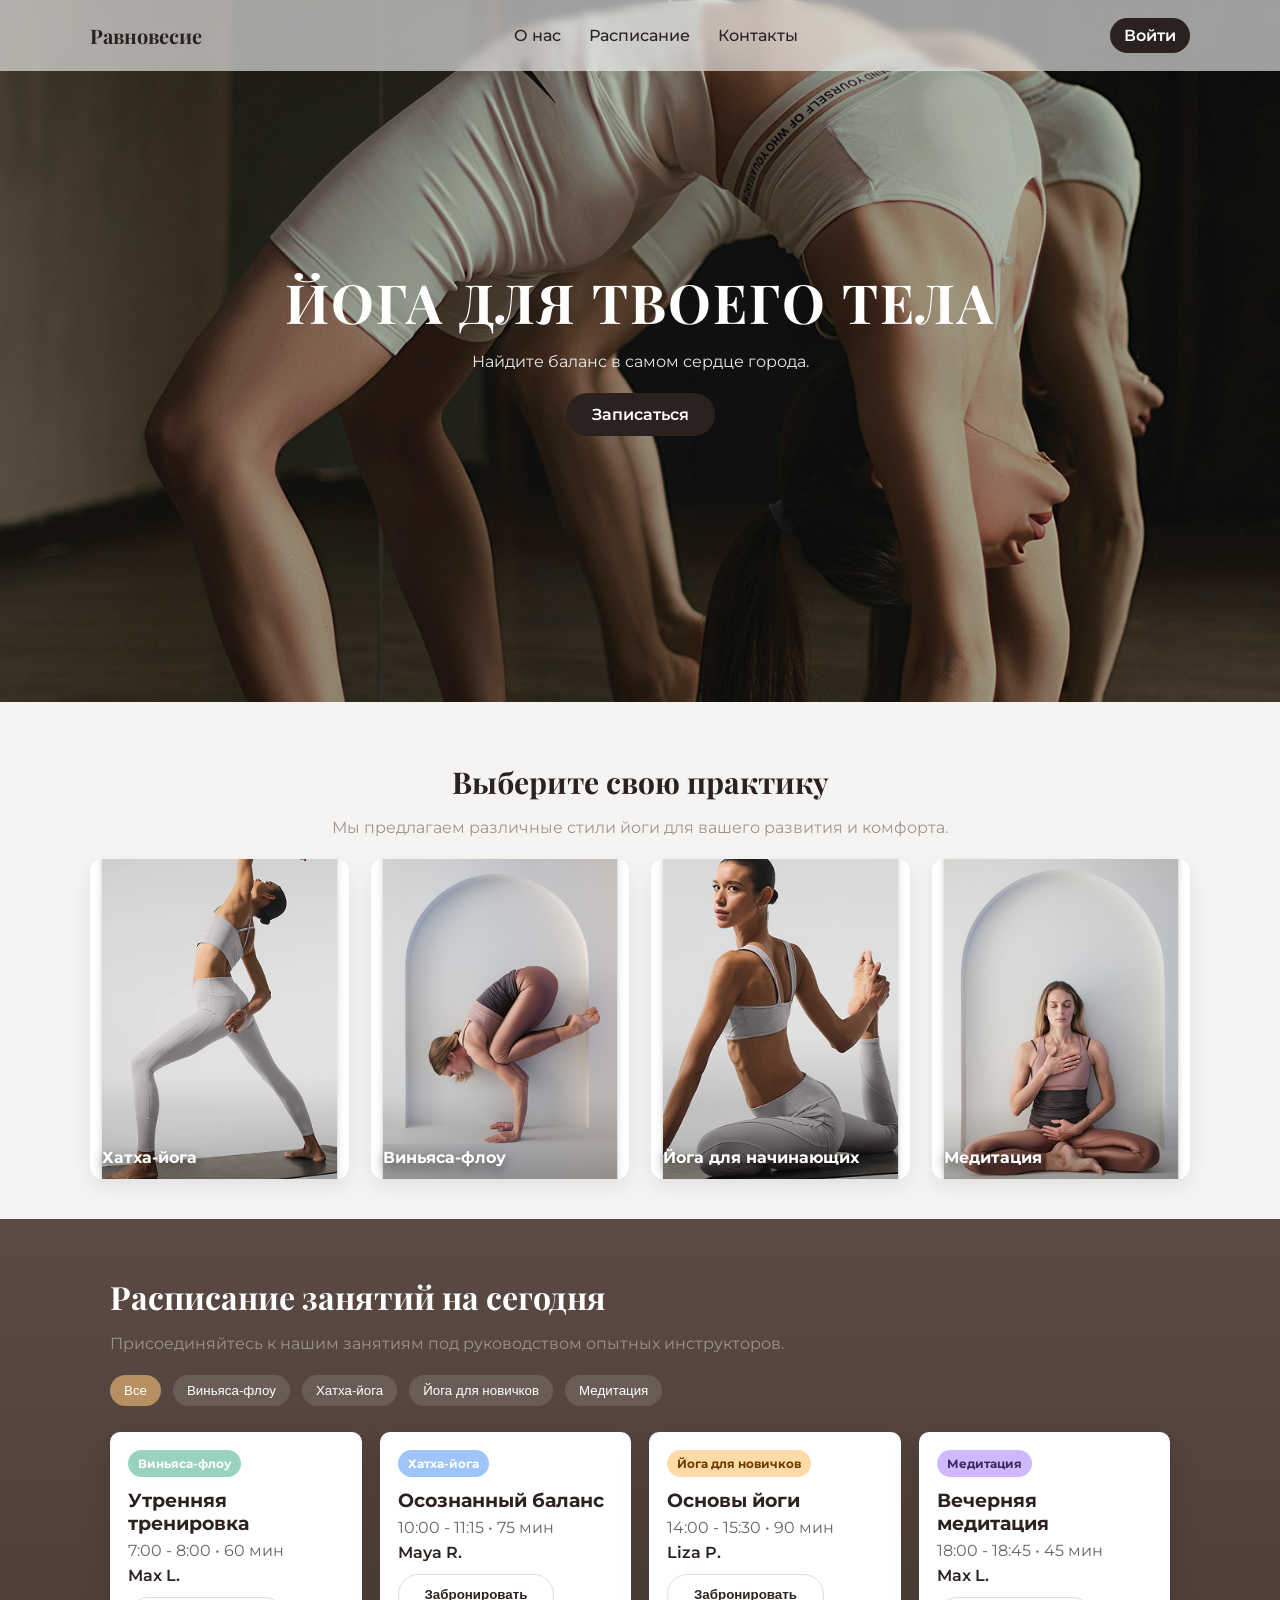
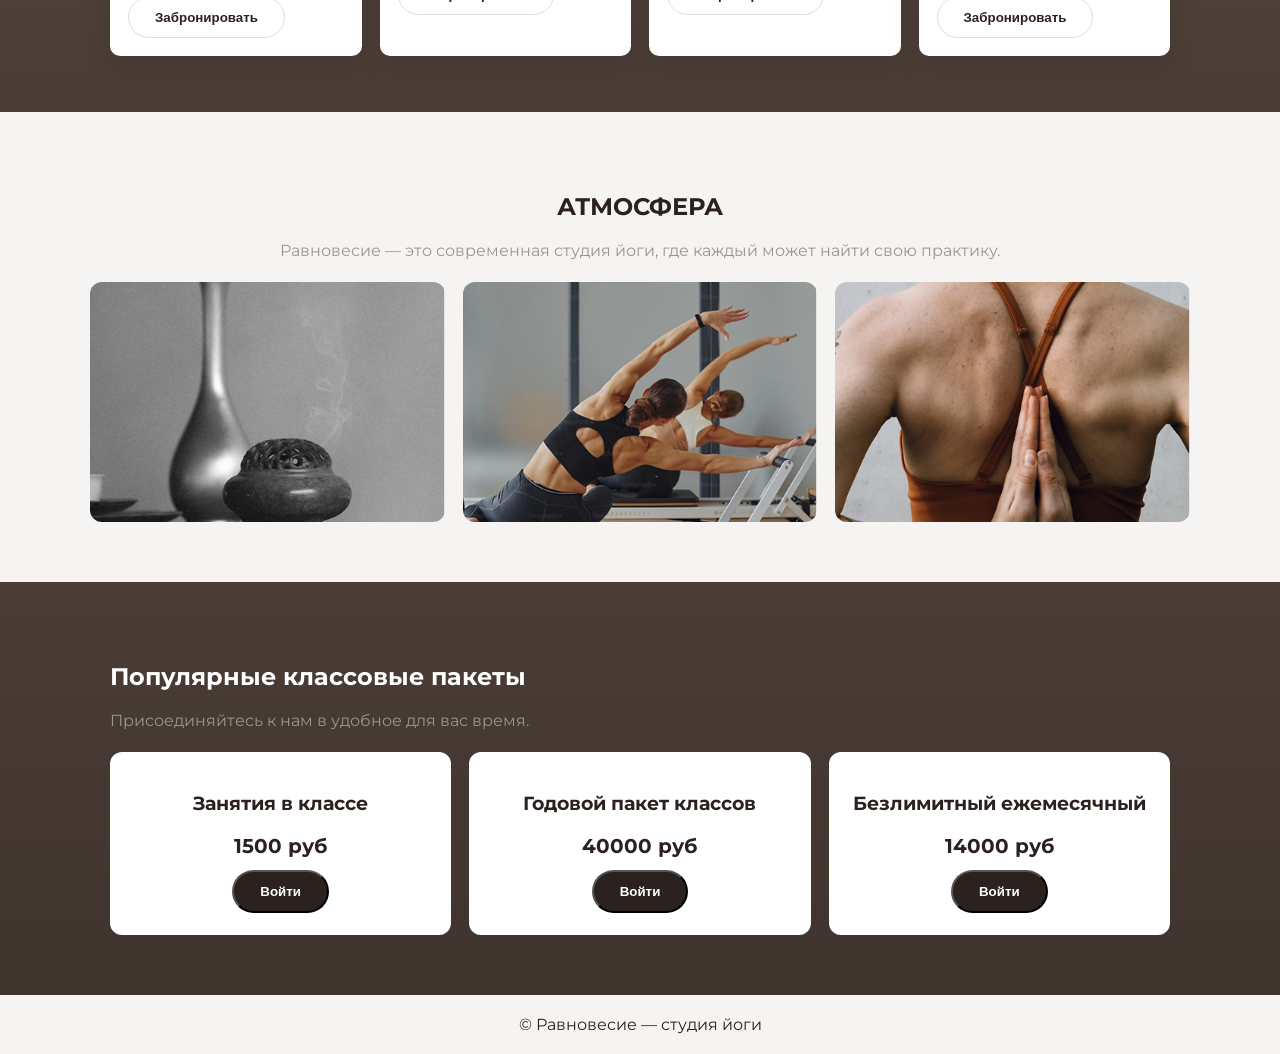
<file: yoga/index.html>
<!doctype html>
<html lang="ru">
<head>
  <meta charset="utf-8">
  <meta name="viewport" content="width=device-width,initial-scale=1">
  <title>Равновесие — Йога</title>
  <link href="https://fonts.googleapis.com/css2?family=Montserrat:wght@300;500;700&family=Playfair+Display:wght@600;700&display=swap" rel="stylesheet">
  <link rel="stylesheet" href="styles.css">
</head>
<body>
  <header class="site-header">
    <div class="container header-inner">
      <div class="logo">Равновесие</div>
      <nav class="main-nav">
        <a href="#about">О нас</a>
        <a href="#schedule">Расписание</a>
        <a href="#contacts">Контакты</a>
      </nav>
      <a class="btn small" href="#login">Войти</a>
    </div>
  </header>

  <section class="hero">
    <img class="hero-bg" src="img/background.png" alt="hero background">
    <div class="hero-overlay"></div>
    <div class="container hero-content">
      <h1>ЙОГА ДЛЯ ТВОЕГО ТЕЛА</h1>
      <p class="lead">Найдите баланс в самом сердце города.</p>
      <a class="btn" href="#schedule">Записаться</a>
    </div>
  </section>

  <main>
    <section id="practices" class="container practices">
      <h2>Выберите свою практику</h2>
      <p class="muted">Мы предлагаем различные стили йоги для вашего развития и комфорта.</p>
      <div class="practice-grid">
        <article class="card">
          <img src="img/practice1.png" alt="practice">
          <div class="card-foot">Хатха-йога</div>
        </article>
        <article class="card">
          <img src="img/practice2.png" alt="practice">
          <div class="card-foot">Виньяса-флоу</div>
        </article>
        <article class="card">
          <img src="img/practice3.png" alt="practice">
          <div class="card-foot">Йога для начинающих</div>
        </article>
        <article class="card">
          <img src="img/practice4.png" alt="practice">
          <div class="card-foot">Медитация</div>
        </article>
      </div>
    </section>

    <section id="schedule" class="schedule">
      <div class="container">
        <h2>Расписание занятий на сегодня</h2>
        <p class="muted">Присоединяйтесь к нашим занятиям под руководством опытных инструкторов.</p>
        <div class="schedule-filter">
          <button class="pill active">Все</button>
          <button class="pill">Виньяса-флоу</button>
          <button class="pill">Хатха-йога</button>
          <button class="pill">Йога для новичков</button>
          <button class="pill">Медитация</button>
        </div>

        <div class="schedule-grid">
          <div class="schedule-card">
            <div class="tag green">Виньяса-флоу</div>
            <h3>Утренняя тренировка</h3>
            <p class="time">7:00 - 8:00 • 60 мин</p>
            <div class="teacher">Max L.</div>
            <button class="btn outline">Забронировать</button>
          </div>

          <div class="schedule-card">
            <div class="tag blue">Хатха-йога</div>
            <h3>Осознанный баланс</h3>
            <p class="time">10:00 - 11:15 • 75 мин</p>
            <div class="teacher">Maya R.</div>
            <button class="btn outline">Забронировать</button>
          </div>

          <div class="schedule-card">
            <div class="tag yellow">Йога для новичков</div>
            <h3>Основы йоги</h3>
            <p class="time">14:00 - 15:30 • 90 мин</p>
            <div class="teacher">Liza P.</div>
            <button class="btn outline">Забронировать</button>
          </div>

          <div class="schedule-card light">
            <div class="tag purple">Медитация</div>
            <h3>Вечерняя медитация</h3>
            <p class="time">18:00 - 18:45 • 45 мин</p>
            <div class="teacher">Max L.</div>
            <button class="btn outline">Забронировать</button>
          </div>
        </div>
      </div>
    </section>

    <section id="atmosphere" class="container atmosphere">
      <h2>АТМОСФЕРА</h2>
      <p class="muted">Равновесие — это современная студия йоги, где каждый может найти свою практику.</p>
      <div class="atmosphere-grid">
        <img src="img/atmosphere2.png" alt="atmo">
        <img src="img/atmosphere1.png" alt="atmo">
        <img src="img/atmosphere3.png" alt="atmo">
      </div>
    </section>

    <section id="pricing" class="pricing">
      <div class="container">
        <h2>Популярные классовые пакеты</h2>
        <p class="muted">Присоединяйтесь к нам в удобное для вас время.</p>
        <div class="pricing-grid">
          <div class="price-card">
            <h3>Занятия в классе</h3>
            <p class="price">1500 руб</p>
            <button class="btn">Войти</button>
          </div>

          <div class="price-card">
            <h3>Годовой пакет классов</h3>
            <p class="price">40000 руб</p>
            <button class="btn">Войти</button>
          </div>

          <div class="price-card">
            <h3>Безлимитный ежемесячный</h3>
            <p class="price">14000 руб</p>
            <button class="btn">Войти</button>
          </div>
        </div>
      </div>
    </section>
  </main>

  <footer class="site-footer">
    <div class="container">© Равновесие — студия йоги</div>
  </footer>
</body>
</html>
</file>
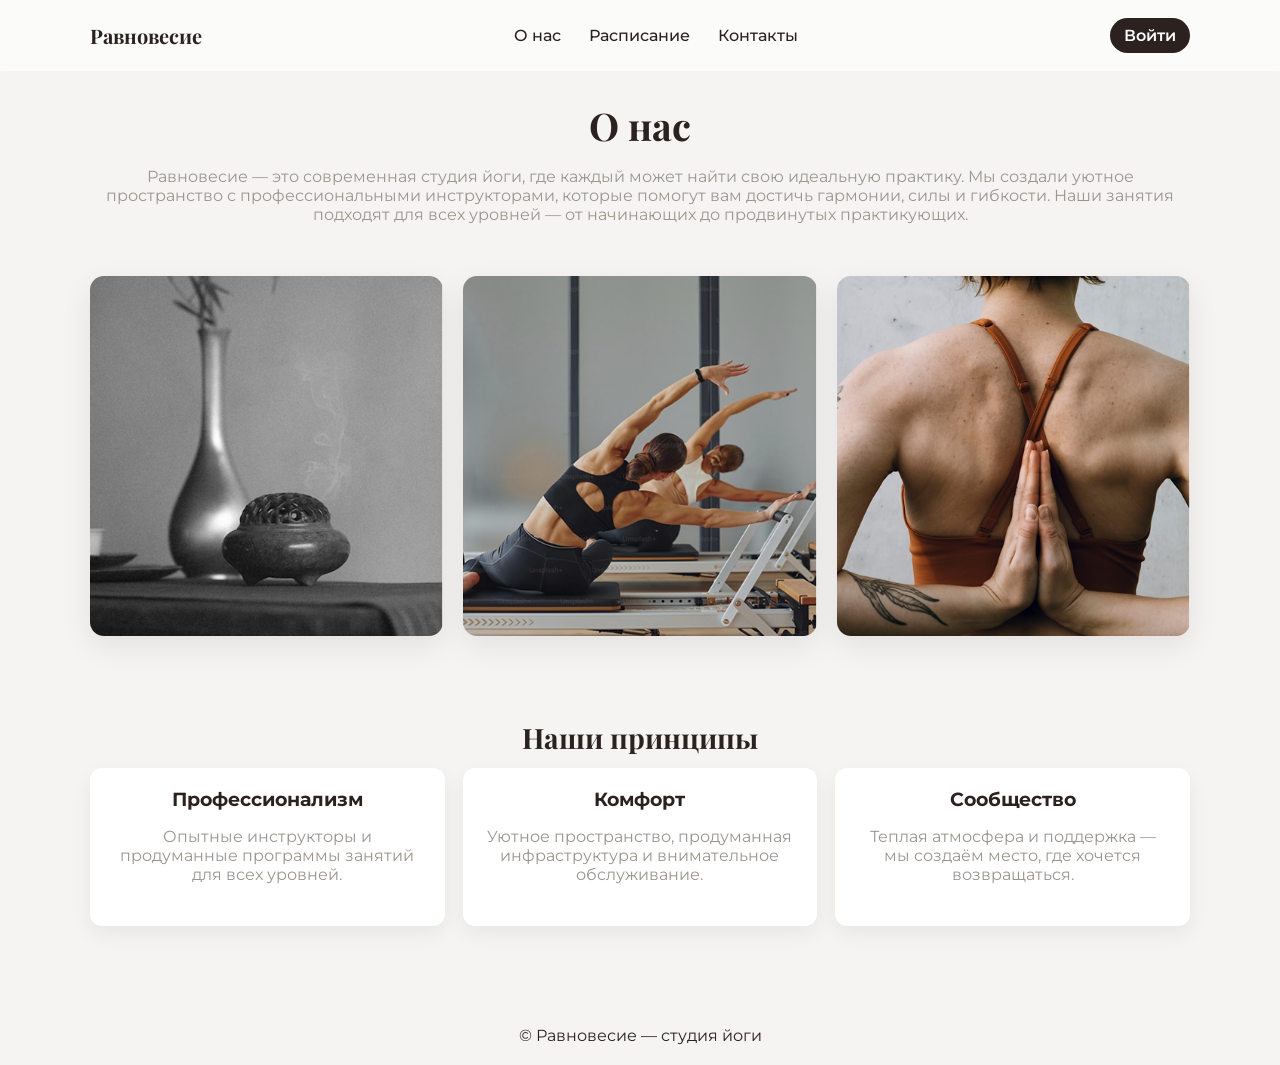
<file: yoga/about.html>
<!doctype html>
<html lang="ru">
<head>
  <meta charset="utf-8">
  <meta name="viewport" content="width=device-width,initial-scale=1">
  <title>О нас — Равновесие</title>
  <link href="https://fonts.googleapis.com/css2?family=Montserrat:wght@300;500;700&family=Playfair+Display:wght@600;700&display=swap" rel="stylesheet">
  <link rel="stylesheet" href="styles.css">
</head>
<body>
  <header class="site-header">
    <div class="container header-inner">
      <div class="logo">Равновесие</div>
      <nav class="main-nav">
        <a href="index.html">О нас</a>
        <a href="schedule.html">Расписание</a>
        <a href="#contacts">Контакты</a>
      </nav>
      <a class="btn small" href="#login">Войти</a>
    </div>
  </header>

  <main class="about-page">
    <section class="container about-hero">
      <h1>О нас</h1>
      <p class="muted">Равновесие — это современная студия йоги, где каждый может найти свою идеальную практику. Мы создали уютное пространство с профессиональными инструкторами, которые помогут вам достичь гармонии, силы и гибкости. Наши занятия подходят для всех уровней — от начинающих до продвинутых практикующих.</p>
    </section>

    <section class="container about-gallery">
      <div class="about-grid">
        <img src="img/atmosphere2.png" alt="studio"/>
        <img src="img/atmosphere1.png" alt="incense"/>
        <img src="img/atmosphere3.png" alt="back pose"/>
      </div>
    </section>

    <section class="container about-values">
      <h2>Наши принципы</h2>
      <div class="values-grid">
        <div class="value-card">
          <h3>Профессионализм</h3>
          <p class="muted">Опытные инструкторы и продуманные программы занятий для всех уровней.</p>
        </div>
        <div class="value-card">
          <h3>Комфорт</h3>
          <p class="muted">Уютное пространство, продуманная инфраструктура и внимательное обслуживание.</p>
        </div>
        <div class="value-card">
          <h3>Сообщество</h3>
          <p class="muted">Теплая атмосфера и поддержка — мы создаём место, где хочется возвращаться.</p>
        </div>
      </div>
    </section>
  </main>

  <footer class="site-footer">
    <div class="container">© Равновесие — студия йоги</div>
  </footer>
</body>
</html>
</file>
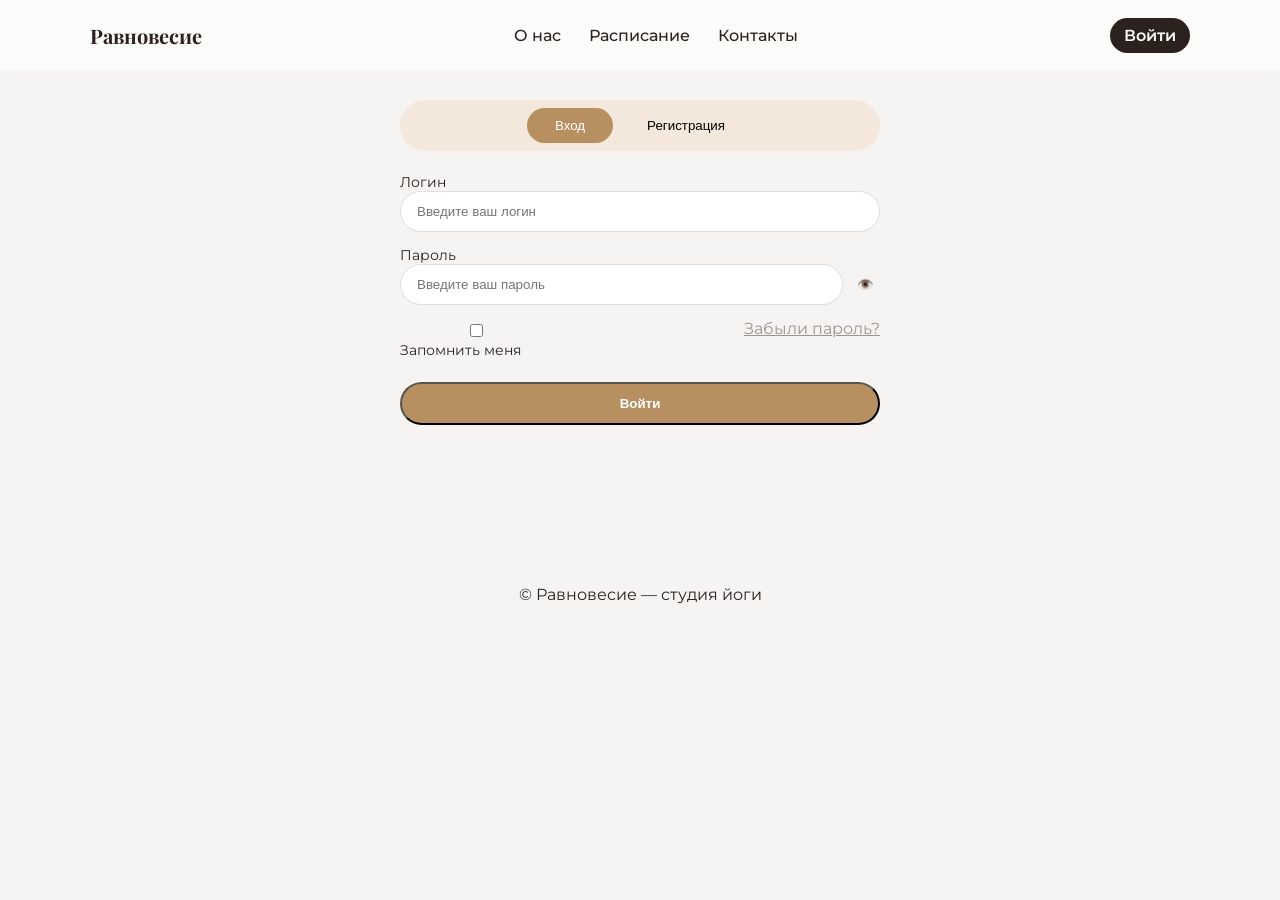
<file: yoga/auth.html>
<!doctype html>
<html lang="ru">
<head>
  <meta charset="utf-8">
  <meta name="viewport" content="width=device-width,initial-scale=1">
  <title>Вход / Регистрация — Равновесие</title>
  <link href="https://fonts.googleapis.com/css2?family=Montserrat:wght@300;500;700&family=Playfair+Display:wght@600;700&display=swap" rel="stylesheet">
  <link rel="stylesheet" href="styles.css">
</head>
<body>
  <header class="site-header">
    <div class="container header-inner">
      <div class="logo">Равновесие</div>
      <nav class="main-nav">
        <a href="index.html">О нас</a>
        <a href="schedule.html">Расписание</a>
        <a href="contacts.html">Контакты</a>
      </nav>
      <a class="btn small" href="auth.html">Войти</a>
    </div>
  </header>

  <main class="auth-page">
    <section class="container auth-hero">
      <div class="auth-switch">
        <button id="btn-login" class="switch active">Вход</button>
        <button id="btn-register" class="switch">Регистрация</button>
      </div>

      <form id="form-login" class="auth-form" onsubmit="return false;">
        <label>Логин
          <input type="text" placeholder="Введите ваш логин">
        </label>
        <label>Пароль
          <div class="password-wrap">
            <input id="login-pass" type="password" placeholder="Введите ваш пароль">
            <button type="button" class="icon-btn" onclick="togglePassword('login-pass')">👁️</button>
          </div>
        </label>
        <div class="form-row">
          <label class="checkbox"><input type="checkbox"> Запомнить меня</label>
          <a class="muted" href="#">Забыли пароль?</a>
        </div>
        <button class="btn auth-btn">Войти</button>
      </form>

      <form id="form-register" class="auth-form hidden" onsubmit="return false;">
        <label>Email
          <input type="email" placeholder="Введите ваш email">
        </label>
        <label>Логин
          <input type="text" placeholder="Введите ваш логин">
        </label>
        <label>Пароль
          <div class="password-wrap">
            <input id="reg-pass" type="password" placeholder="Введите ваш пароль">
            <button type="button" class="icon-btn" onclick="togglePassword('reg-pass')">👁️</button>
          </div>
        </label>
        <button class="btn auth-btn">Регистрация</button>
      </form>
    </section>
  </main>

  <footer class="site-footer">
    <div class="container">© Равновесие — студия йоги</div>
  </footer>

  <script>
    const btnLogin = document.getElementById('btn-login');
    const btnRegister = document.getElementById('btn-register');
    const formLogin = document.getElementById('form-login');
    const formRegister = document.getElementById('form-register');

    btnLogin.addEventListener('click', ()=>{
      btnLogin.classList.add('active'); btnRegister.classList.remove('active');
      formLogin.classList.remove('hidden'); formRegister.classList.add('hidden');
    });
    btnRegister.addEventListener('click', ()=>{
      btnRegister.classList.add('active'); btnLogin.classList.remove('active');
      formRegister.classList.remove('hidden'); formLogin.classList.add('hidden');
    });

    function togglePassword(id){
      const el = document.getElementById(id);
      if(el.type === 'password') el.type = 'text'; else el.type = 'password';
    }
  </script>
</body>
</html>
</file>
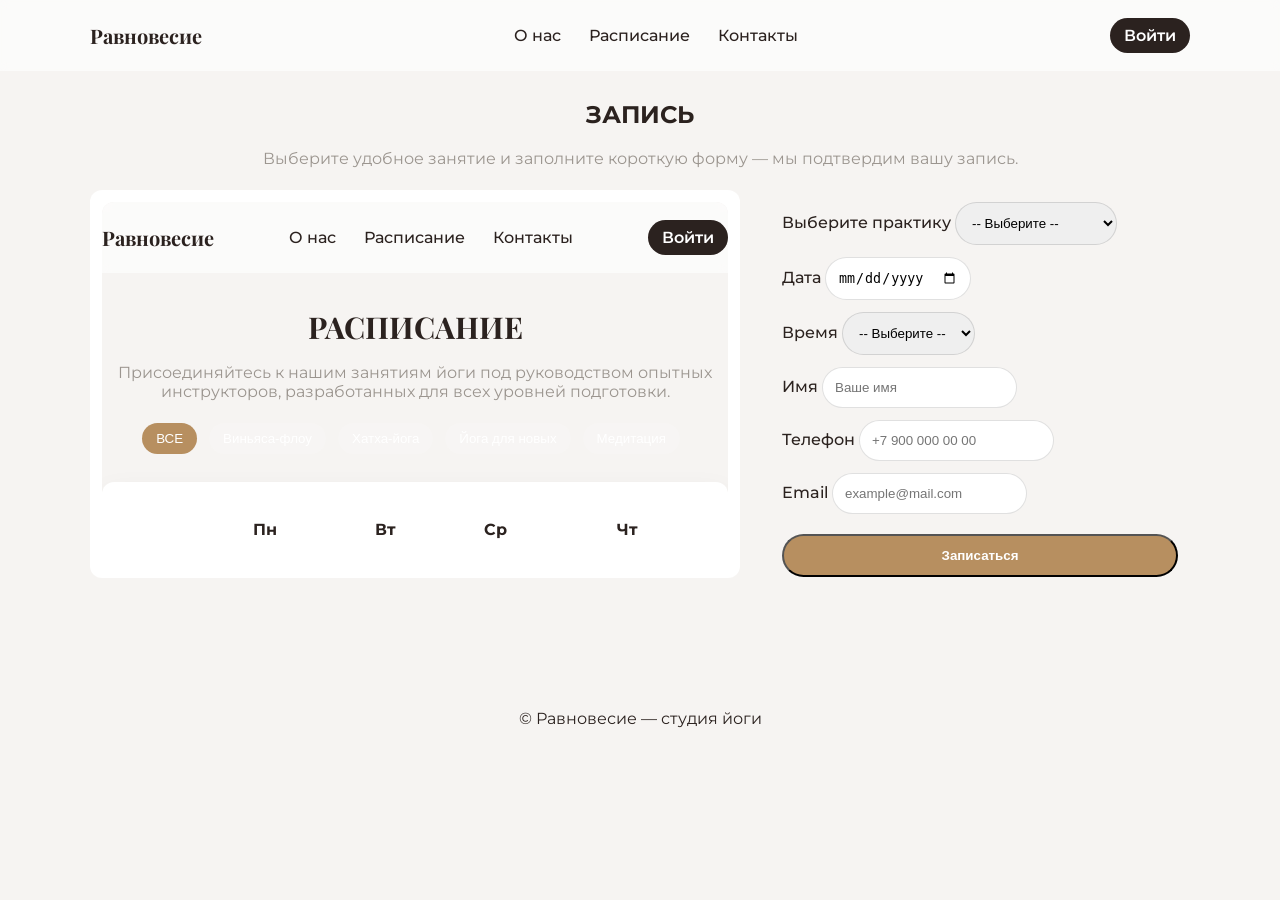
<file: yoga/booking.html>
<!doctype html>
<html lang="ru">
<head>
  <meta charset="utf-8">
  <meta name="viewport" content="width=device-width,initial-scale=1">
  <title>Записаться — Равновесие</title>
  <link href="https://fonts.googleapis.com/css2?family=Montserrat:wght@300;500;700&family=Playfair+Display:wght@600;700&display=swap" rel="stylesheet">
  <link rel="stylesheet" href="styles.css">
</head>
<body>
  <header class="site-header">
    <div class="container header-inner">
      <div class="logo">Равновесие</div>
      <nav class="main-nav">
        <a href="about.html">О нас</a>
        <a href="schedule.html">Расписание</a>
        <a href="contacts.html">Контакты</a>
      </nav>
      <a class="btn small" href="auth.html">Войти</a>
    </div>
  </header>

  <main class="booking-page">
    <section class="container booking-hero">
      <h1>ЗАПИСЬ</h1>
      <p class="muted">Выберите удобное занятие и заполните короткую форму — мы подтвердим вашу запись.</p>

      <div class="booking-grid">
        <div class="booking-left">
          <div class="schedule-embed">
            <!-- Reuse calendar as reference (static) -->
            <iframe src="schedule.html" title="Календарь" style="width:100%;height:360px;border:0;border-radius:12px;overflow:hidden"></iframe>
          </div>
        </div>

        <aside class="booking-right">
          <form id="booking-form" class="booking-form" onsubmit="submitBooking(event)">
            <label>Выберите практику
              <select required>
                <option value="">-- Выберите --</option>
                <option>Виньяса-флоу</option>
                <option>Хатха-йога</option>
                <option>Йога для новичков</option>
                <option>Медитация</option>
              </select>
            </label>

            <label>Дата
              <input type="date" required>
            </label>

            <label>Время
              <select required>
                <option value="">-- Выберите --</option>
                <option>07:00</option>
                <option>09:00</option>
                <option>17:00</option>
                <option>19:00</option>
              </select>
            </label>

            <label>Имя
              <input type="text" placeholder="Ваше имя" required>
            </label>

            <label>Телефон
              <input type="tel" placeholder="+7 900 000 00 00" required>
            </label>

            <label>Email
              <input type="email" placeholder="example@mail.com">
            </label>

            <button class="btn auth-btn" type="submit">Записаться</button>
          </form>
        </aside>
      </div>
    </section>
  </main>

  <footer class="site-footer">
    <div class="container">© Равновесие — студия йоги</div>
  </footer>

  <script>
    function submitBooking(e){
      e.preventDefault();
      alert('Спасибо — заявка отправлена. Мы свяжемся с вами для подтверждения.');
      e.target.reset();
    }
  </script>
</body>
</html>
</file>
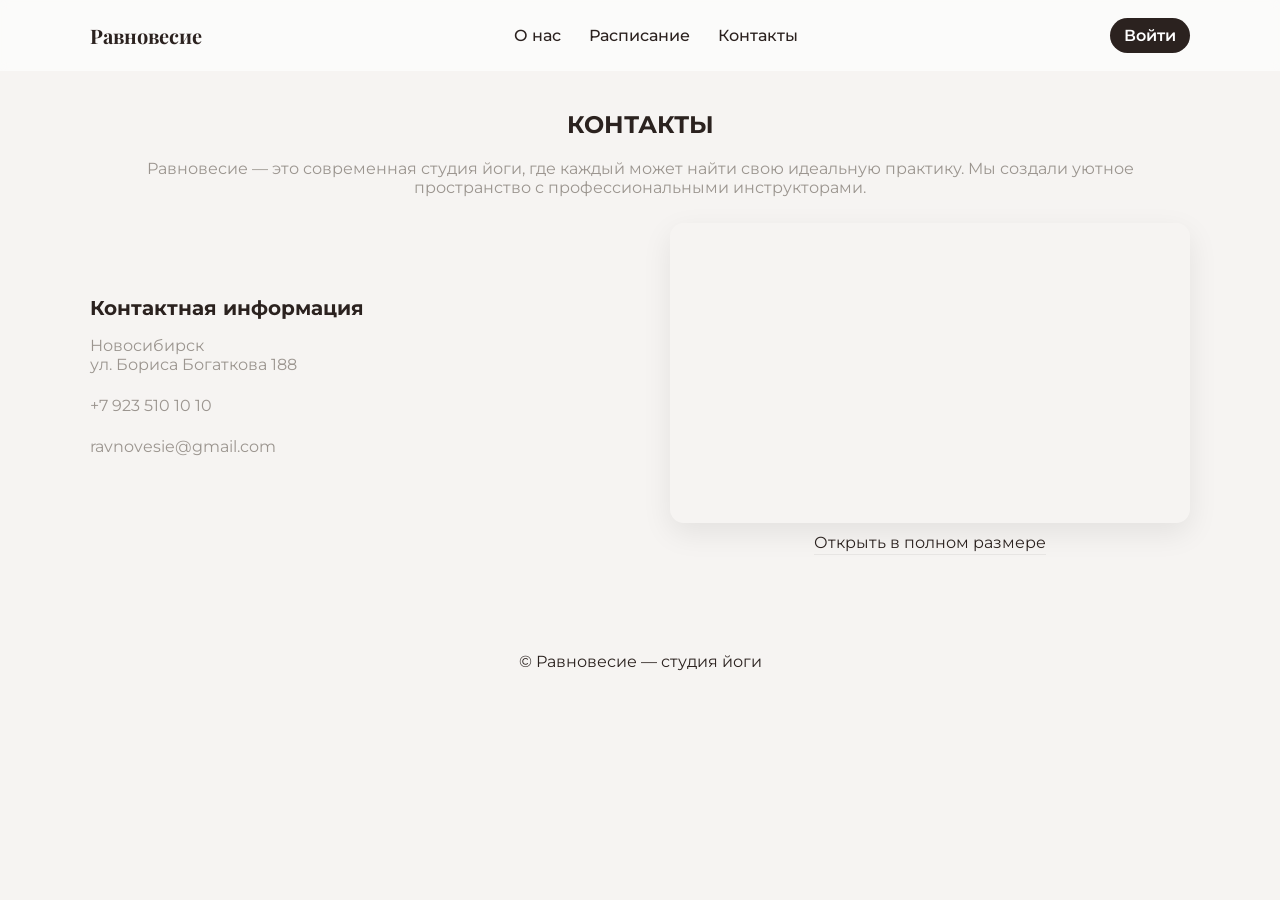
<file: yoga/contacts.html>
<!doctype html>
<html lang="ru">
<head>
  <meta charset="utf-8">
  <meta name="viewport" content="width=device-width,initial-scale=1">
  <title>Контакты — Равновесие</title>
  <link href="https://fonts.googleapis.com/css2?family=Montserrat:wght@300;500;700&family=Playfair+Display:wght@600;700&display=swap" rel="stylesheet">
  <link rel="stylesheet" href="styles.css">
</head>
<body>
  <header class="site-header">
    <div class="container header-inner">
      <div class="logo">Равновесие</div>
      <nav class="main-nav">
        <a href="about.html">О нас</a>
        <a href="schedule.html">Расписание</a>
        <a href="contacts.html">Контакты</a>
      </nav>
      <a class="btn small" href="#login">Войти</a>
    </div>
  </header>

  <main>
    <section class="container contacts-hero">
      <h1>КОНТАКТЫ</h1>
      <p class="muted">Равновесие — это современная студия йоги, где каждый может найти свою идеальную практику. Мы создали уютное пространство с профессиональными инструкторами.</p>

      <div class="contacts-grid">
        <div class="contact-info">
          <h3>Контактная информация</h3>
          <p class="muted">Новосибирск<br>ул. Бориса Богаткова 188</p>
          <p class="muted">+7 923 510 10 10</p>
          <p class="muted">ravnovesie@gmail.com</p>
        </div>

        <div class="map-wrap">
          <iframe class="map-embed" src="https://www.openstreetmap.org/export/embed.html?bbox=82.835%2C54.98%2C83.035%2C55.04&amp;layer=mapnik&amp;marker=55.0084%2C82.9357" style="border:0;" allowfullscreen="" loading="lazy"></iframe>
          <div class="map-link"><a href="https://www.openstreetmap.org/?mlat=55.0084&mlon=82.9357#map=14/55.0084/82.9357" target="_blank">Открыть в полном размере</a></div>
        </div>
      </div>
    </section>
  </main>

  <footer class="site-footer">
    <div class="container">© Равновесие — студия йоги</div>
  </footer>
</body>
</html>
</file>
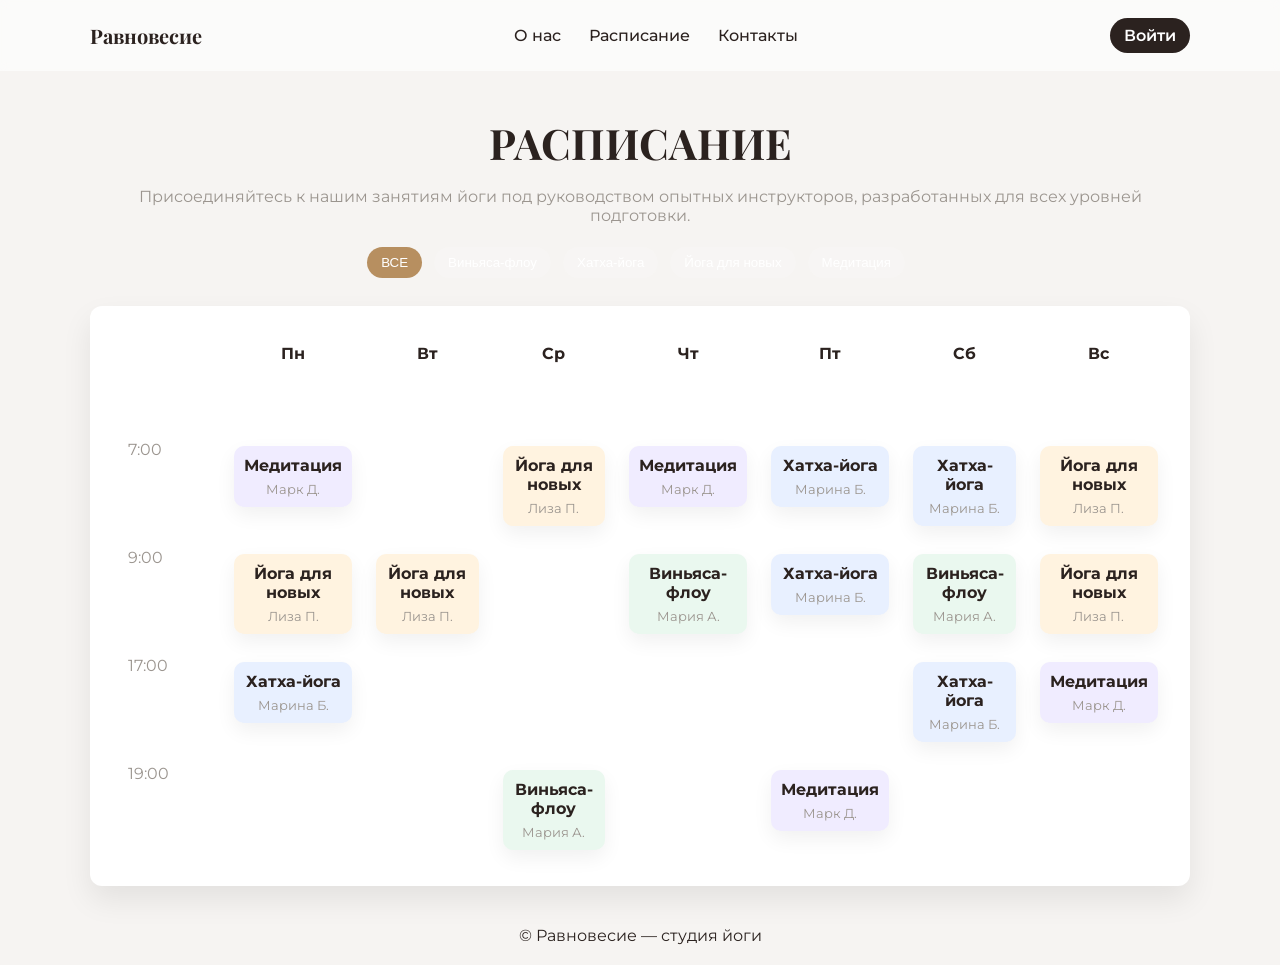
<file: yoga/schedule.html>
<!doctype html>
<html lang="ru">
<head>
  <meta charset="utf-8">
  <meta name="viewport" content="width=device-width,initial-scale=1">
  <title>Расписание — Равновесие</title>
  <link href="https://fonts.googleapis.com/css2?family=Montserrat:wght@300;500;700&family=Playfair+Display:wght@600;700&display=swap" rel="stylesheet">
  <link rel="stylesheet" href="styles.css">
</head>
<body>
  <header class="site-header">
    <div class="container header-inner">
      <div class="logo">Равновесие</div>
      <nav class="main-nav">
        <a href="index.html">О нас</a>
        <a href="schedule.html">Расписание</a>
        <a href="#contacts">Контакты</a>
      </nav>
      <a class="btn small" href="#login">Войти</a>
    </div>
  </header>

  <main class="schedule-page">
    <section class="container hero-schedule">
      <h1>РАСПИСАНИЕ</h1>
      <p class="muted">Присоединяйтесь к нашим занятиям йоги под руководством опытных инструкторов, разработанных для всех уровней подготовки.</p>

      <div class="schedule-controls">
        <button class="pill active">ВСЕ</button>
        <button class="pill">Виньяса-флоу</button>
        <button class="pill">Хатха-йога</button>
        <button class="pill">Йога для новых</button>
        <button class="pill">Медитация</button>
      </div>

      <div class="calendar-wrap">
        <div class="calendar-grid">
          <div class="time-col header"></div>
          <div class="day header">Пн</div>
          <div class="day header">Вт</div>
          <div class="day header">Ср</div>
          <div class="day header">Чт</div>
          <div class="day header">Пт</div>
          <div class="day header">Сб</div>
          <div class="day header">Вс</div>

          <div class="time-col">7:00</div>
          <div class="cell">
            <div class="event violet">
              <div class="title">Медитация</div>
              <div class="meta">Марк Д.</div>
            </div>
          </div>
          <div class="cell"></div>
          <div class="cell">
            <div class="event yellow">
              <div class="title">Йога для новых</div>
              <div class="meta">Лиза П.</div>
            </div>
          </div>
          <div class="cell">
            <div class="event violet"><div class="title">Медитация</div><div class="meta">Марк Д.</div></div>
          </div>
          <div class="cell">
            <div class="event blue"><div class="title">Хатха-йога</div><div class="meta">Марина Б.</div></div>
          </div>
          <div class="cell">
            <div class="event blue"><div class="title">Хатха-йога</div><div class="meta">Марина Б.</div></div>
          </div>
          <div class="cell">
            <div class="event yellow"><div class="title">Йога для новых</div><div class="meta">Лиза П.</div></div>
          </div>

          <div class="time-col">9:00</div>
          <div class="cell">
            <div class="event yellow"><div class="title">Йога для новых</div><div class="meta">Лиза П.</div></div>
          </div>
          <div class="cell">
            <div class="event yellow"><div class="title">Йога для новых</div><div class="meta">Лиза П.</div></div>
          </div>
          <div class="cell"></div>
          <div class="cell">
            <div class="event green"><div class="title">Виньяса-флоу</div><div class="meta">Мария А.</div></div>
          </div>
          <div class="cell">
            <div class="event blue"><div class="title">Хатха-йога</div><div class="meta">Марина Б.</div></div>
          </div>
          <div class="cell">
            <div class="event green"><div class="title">Виньяса-флоу</div><div class="meta">Мария А.</div></div>
          </div>
          <div class="cell">
            <div class="event yellow"><div class="title">Йога для новых</div><div class="meta">Лиза П.</div></div>
          </div>

          <div class="time-col">17:00</div>
          <div class="cell">
            <div class="event blue"><div class="title">Хатха-йога</div><div class="meta">Марина Б.</div></div>
          </div>
          <div class="cell"></div>
          <div class="cell"></div>
          <div class="cell"></div>
          <div class="cell"></div>
          <div class="cell">
            <div class="event blue"><div class="title">Хатха-йога</div><div class="meta">Марина Б.</div></div>
          </div>
          <div class="cell">
            <div class="event violet"><div class="title">Медитация</div><div class="meta">Марк Д.</div></div>
          </div>

          <div class="time-col">19:00</div>
          <div class="cell"></div>
          <div class="cell"></div>
          <div class="cell">
            <div class="event green"><div class="title">Виньяса-флоу</div><div class="meta">Мария А.</div></div>
          </div>
          <div class="cell"></div>
          <div class="cell">
            <div class="event violet"><div class="title">Медитация</div><div class="meta">Марк Д.</div></div>
          </div>
          <div class="cell"></div>
          <div class="cell"></div>
        </div>
      </div>
    </section>
  </main>

  <footer class="site-footer">
    <div class="container">© Равновесие — студия йоги</div>
  </footer>
</body>
</html>
</file>
<file: yoga/styles.css>
:root{
  --bg:#f6f4f2;
  --accent:#b78f60;
  --dark:#2b221f;
  --muted:#9b958f;
}
*{box-sizing:border-box}
html,body{height:100%;margin:0;font-family:Montserrat,system-ui,Arial,sans-serif;background:var(--bg);color:var(--dark)}
.container{max-width:1100px;margin:0 auto;padding:0 20px}

.site-header{position:fixed;top:0;left:0;right:0;background:rgba(255,255,255,0.6);backdrop-filter:blur(4px);z-index:20}
.header-inner{display:flex;align-items:center;justify-content:space-between;padding:18px 0}
.logo{font-family:Playfair Display,serif;font-weight:700;font-size:20px}
.main-nav a{margin:0 12px;color:var(--dark);text-decoration:none;font-weight:500}
.btn{display:inline-block;background:var(--dark);color:#fff;padding:12px 26px;border-radius:28px;text-decoration:none;font-weight:600}
.btn.small{padding:8px 14px;border-radius:20px}
.btn.outline{background:transparent;border:1px solid #ddd;color:var(--dark)}

.hero{position:relative;height:78vh;display:flex;align-items:center}
.hero-bg{position:absolute;inset:0;width:100%;height:100%;object-fit:cover}
.hero-overlay{position:absolute;inset:0;background:linear-gradient(rgba(0,0,0,0.25),rgba(0,0,0,0.25))}
.hero-content{position:relative;color:#fff;text-align:center;width:100%}
.hero-content h1{font-family:Playfair Display,serif;font-size:54px;letter-spacing:2px;margin:0}
.hero-content .lead{margin:14px 0 22px;color:rgba(255,255,255,0.9)}

.practices{padding:60px 0 40px;text-align:center}
.practices h2{font-family:Playfair Display,serif;margin:0 0 6px;font-size:30px}
.muted{color:var(--muted);margin-bottom:22px}
.practice-grid{display:grid;grid-template-columns:repeat(auto-fit,minmax(220px,1fr));gap:22px}
.card{background:#fff;border-radius:12px;overflow:hidden;box-shadow:0 8px 20px rgba(0,0,0,0.08);position:relative}
.card img{width:100%;height:320px;object-fit:cover;display:block}
.card-foot{position:absolute;left:12px;bottom:12px;color:#fff;font-weight:700;text-shadow:0 4px 12px rgba(0,0,0,0.6)}

.schedule{background:linear-gradient(180deg,#5a4a43, #4b3d36);color:#fff;padding:56px 0}
.schedule .container{color:inherit}
.schedule h2{font-family:Playfair Display,serif;font-size:32px;margin:0 0 6px}
.schedule-filter{margin:18px 0 26px}
.pill{background:rgba(255,255,255,0.12);border:0;padding:8px 14px;border-radius:20px;margin-right:8px;color:#fff}
.pill.active{background:var(--accent);color:#fff}
.schedule-grid{display:grid;grid-template-columns:repeat(auto-fit,minmax(240px,1fr));gap:18px}
.schedule-card{background:#fff;color:var(--dark);padding:18px;border-radius:10px;box-shadow:0 10px 30px rgba(0,0,0,0.12)}
.schedule-card.light{background:#fff}
.tag{display:inline-block;padding:6px 10px;border-radius:20px;color:#fff;font-weight:700;margin-bottom:6px;font-size:12px}
.tag.green{background:#9ad3bd}
.tag.blue{background:#9fc5f8}
.tag.yellow{background:#ffd9a6;color:#6b3b00}
.tag.purple{background:#d0b8ff;color:#3b2a5b}
.schedule-card h3{margin:6px 0}
.time{color:#666;margin:6px 0}
.teacher{font-weight:600;margin-bottom:12px}

.atmosphere{padding:60px 0;text-align:center}
.atmosphere-grid{display:grid;grid-template-columns:repeat(3,1fr);gap:18px;margin-top:18px}
.atmosphere-grid img{width:100%;height:240px;object-fit:cover;border-radius:12px}

.pricing{padding:60px 0;background:linear-gradient(180deg,#4b3d36,#3f332d);color:#fff}
.pricing-grid{display:grid;grid-template-columns:repeat(auto-fit,minmax(220px,1fr));gap:18px;margin-top:18px}
.price-card{background:#fff;color:var(--dark);padding:22px;border-radius:12px;text-align:center}
.price{font-size:20px;font-weight:700;margin:12px 0}

.site-footer{padding:20px 0;text-align:center;background:transparent}

@media(max-width:720px){
  .hero-content h1{font-size:34px}
  .atmosphere-grid{grid-template-columns:1fr}
}

/* Schedule page styles */
.hero-schedule{padding:80px 0 20px;text-align:center}
.hero-schedule h1{font-family:Playfair Display,serif;font-size:42px;margin-bottom:6px}
.schedule-controls{margin:18px 0 28px}
.calendar-wrap{background:#fff;padding:26px;border-radius:12px;box-shadow:0 14px 30px rgba(0,0,0,0.08)}
.calendar-grid{display:grid;grid-template-columns:100px repeat(7,1fr);grid-auto-rows:96px;gap:12px;align-items:start}
.calendar-grid .header{font-weight:700;color:var(--dark);text-align:center;padding-top:12px}
.time-col{color:var(--muted);display:flex;align-items:center;justify-content:flex-start;padding-left:12px}
.day{background:transparent}
.cell{background:transparent;padding:6px}
.event{background:#f2f2ff;padding:10px;border-radius:10px;box-shadow:0 8px 20px rgba(0,0,0,0.06);width:100%;height:100%}
.event .title{font-weight:700;color:var(--dark);margin-bottom:6px}
.event .meta{color:var(--muted);font-size:13px}
.event.blue{background:#e8f0ff}
.event.green{background:#eaf8ef}
.event.yellow{background:#fff3e0}
.event.violet{background:#f0ecff}

@media(max-width:980px){
  .calendar-grid{grid-auto-rows:84px}
}

@media(max-width:720px){
  .calendar-grid{grid-template-columns:60px repeat(7,1fr);grid-auto-rows:84px}
  .hero-schedule h1{font-size:30px}
}

/* About page styles */
.about-hero{padding:100px 0 10px;text-align:center}
.about-hero h1{font-family:Playfair Display,serif;font-size:38px;margin:0 0 8px}
.about-gallery{padding:20px 0 40px}
.about-grid{display:grid;grid-template-columns:repeat(3,1fr);gap:20px}
.about-grid img{width:100%;height:360px;object-fit:cover;border-radius:14px;box-shadow:0 10px 30px rgba(0,0,0,0.08)}
.about-values{padding:20px 0 80px;text-align:center}
.about-values h2{font-family:Playfair Display,serif;font-size:28px;margin-bottom:12px}
.values-grid{display:grid;grid-template-columns:repeat(3,1fr);gap:18px;margin-top:12px}
.value-card{background:#fff;padding:20px;border-radius:12px;box-shadow:0 8px 20px rgba(0,0,0,0.06)}
.value-card h3{margin:0 0 8px}

@media(max-width:900px){
  .about-grid{grid-template-columns:1fr}
  .values-grid{grid-template-columns:1fr}
  .about-grid img{height:260px}
}

/* Auth page */
.auth-page{padding:80px 0 120px}
.auth-hero{max-width:520px;margin:20px auto;text-align:left}
.auth-switch{display:flex;background:#f3e8db;padding:8px;border-radius:28px;justify-content:center;gap:6px;margin-bottom:22px}
.auth-switch .switch{border:0;padding:10px 28px;border-radius:20px;background:transparent}
.auth-switch .switch.active{background:var(--accent);color:#fff}
.auth-form{background:transparent;display:flex;flex-direction:column;gap:14px}
.auth-form label{display:block;font-size:14px;color:var(--dark)}
.auth-form input{width:100%;padding:12px 16px;border-radius:28px;border:1px solid rgba(0,0,0,0.12);outline:none}
.password-wrap{display:flex;align-items:center}
.password-wrap .icon-btn{margin-left:8px;background:transparent;border:0;cursor:pointer}
.form-row{display:flex;justify-content:space-between;align-items:center}
.auth-btn{margin-top:8px;background:var(--accent);border-radius:28px;padding:12px 28px}
.hidden{display:none}

@media(max-width:720px){
  .auth-hero{padding:0 20px}
}

/* Booking page */
.booking-hero{padding:80px 0 100px;text-align:center}
.booking-grid{display:grid;grid-template-columns:1fr 420px;gap:30px;align-items:start;margin-top:22px}
.booking-left .schedule-embed{background:#fff;padding:12px;border-radius:12px}
.booking-right{background:transparent}
.booking-form{display:flex;flex-direction:column;gap:12px;padding:12px}
.booking-form select,.booking-form input{padding:12px;border-radius:22px;border:1px solid rgba(0,0,0,0.12);outline:none}
.booking-form label{display:block;text-align:left;color:var(--dark);font-weight:500}
.booking-form .auth-btn{background:var(--accent);border-radius:28px;padding:12px 20px;margin-top:8px}

@media(max-width:980px){
  .booking-grid{grid-template-columns:1fr}
}

/* Contacts page */
.contacts-hero{padding:90px 0 80px;text-align:center}
.contacts-grid{display:grid;grid-template-columns:1fr 520px;gap:36px;align-items:center;margin-top:26px}
.contact-info{text-align:left}
.contact-info h3{margin:0 0 12px;font-size:20px}
.map-wrap{display:flex;flex-direction:column;align-items:center}
.map-embed{width:100%;height:300px;border-radius:14px;box-shadow:0 10px 30px rgba(0,0,0,0.08)}
.map-link{margin-top:10px}
.map-link a{color:var(--dark);text-decoration:none;border-bottom:1px solid rgba(0,0,0,0.06);padding-bottom:2px}

@media(max-width:980px){
  .contacts-grid{grid-template-columns:1fr;gap:20px}
  .map-embed{height:260px}
}
</file>
